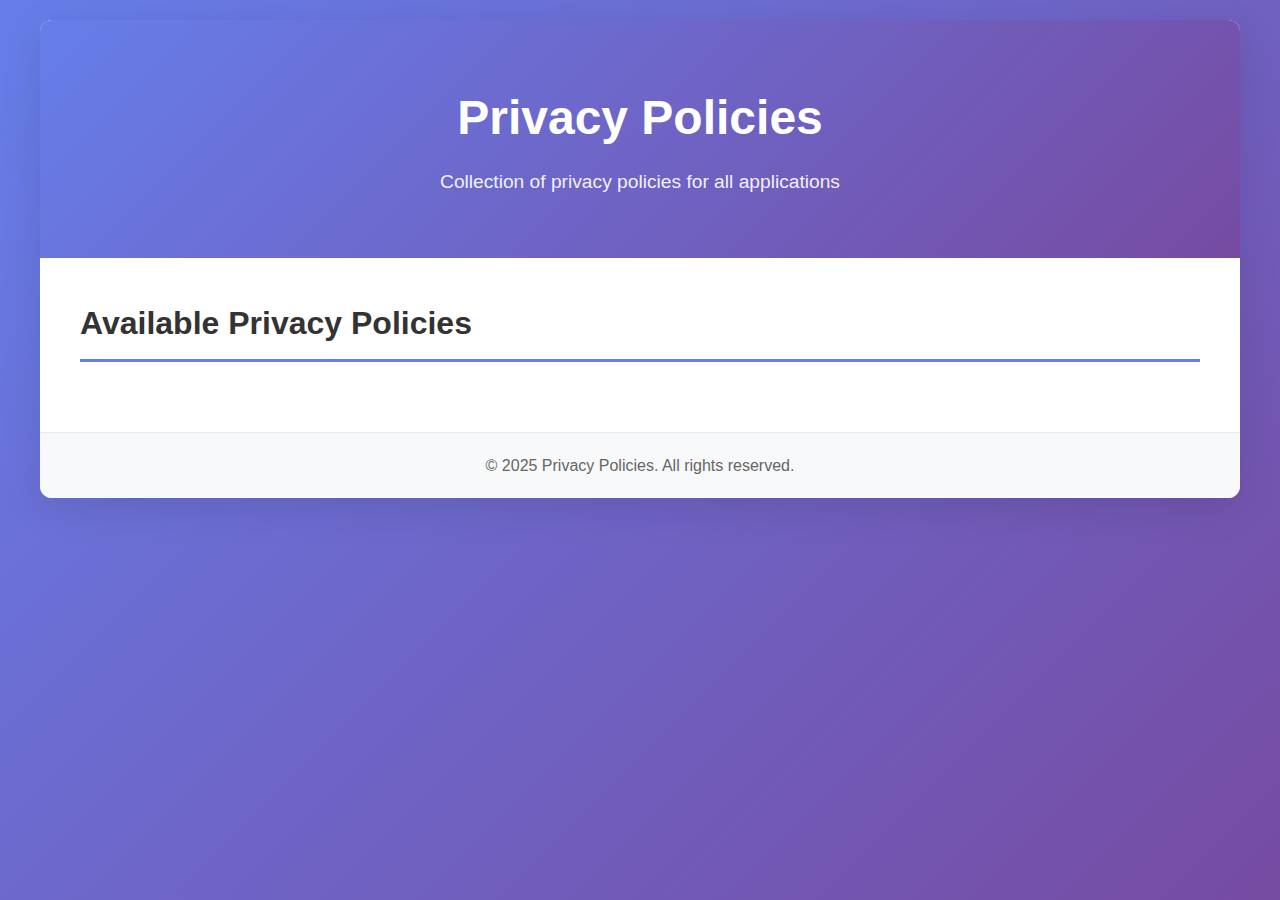
<file: index.html>
<!DOCTYPE html>
<html lang="en">
<head>
    <meta charset="UTF-8">
    <meta name="viewport" content="width=device-width, initial-scale=1.0">
    <title>Privacy Policies</title>
    <link rel="stylesheet" href="styles.css">
</head>
<body>
    <div class="container">
        <header>
            <h1>Privacy Policies</h1>
            <p class="subtitle">Collection of privacy policies for all applications</p>
        </header>
        
        <main>
            <section class="policies-list">
                <h2>Available Privacy Policies</h2>
                <div class="policies-grid">
                    <!-- Add your privacy policies here -->
                    <!-- Example:
                    <div class="policy-card">
                        <h3>App Name</h3>
                        <p class="description">Brief description of the app</p>
                        <a href="policies/app-name.html" class="btn">View Policy</a>
                    </div>
                    -->
                </div>
            </section>
        </main>
        
        <footer>
            <p>&copy; 2025 Privacy Policies. All rights reserved.</p>
        </footer>
    </div>
</body>
</html>
</file>
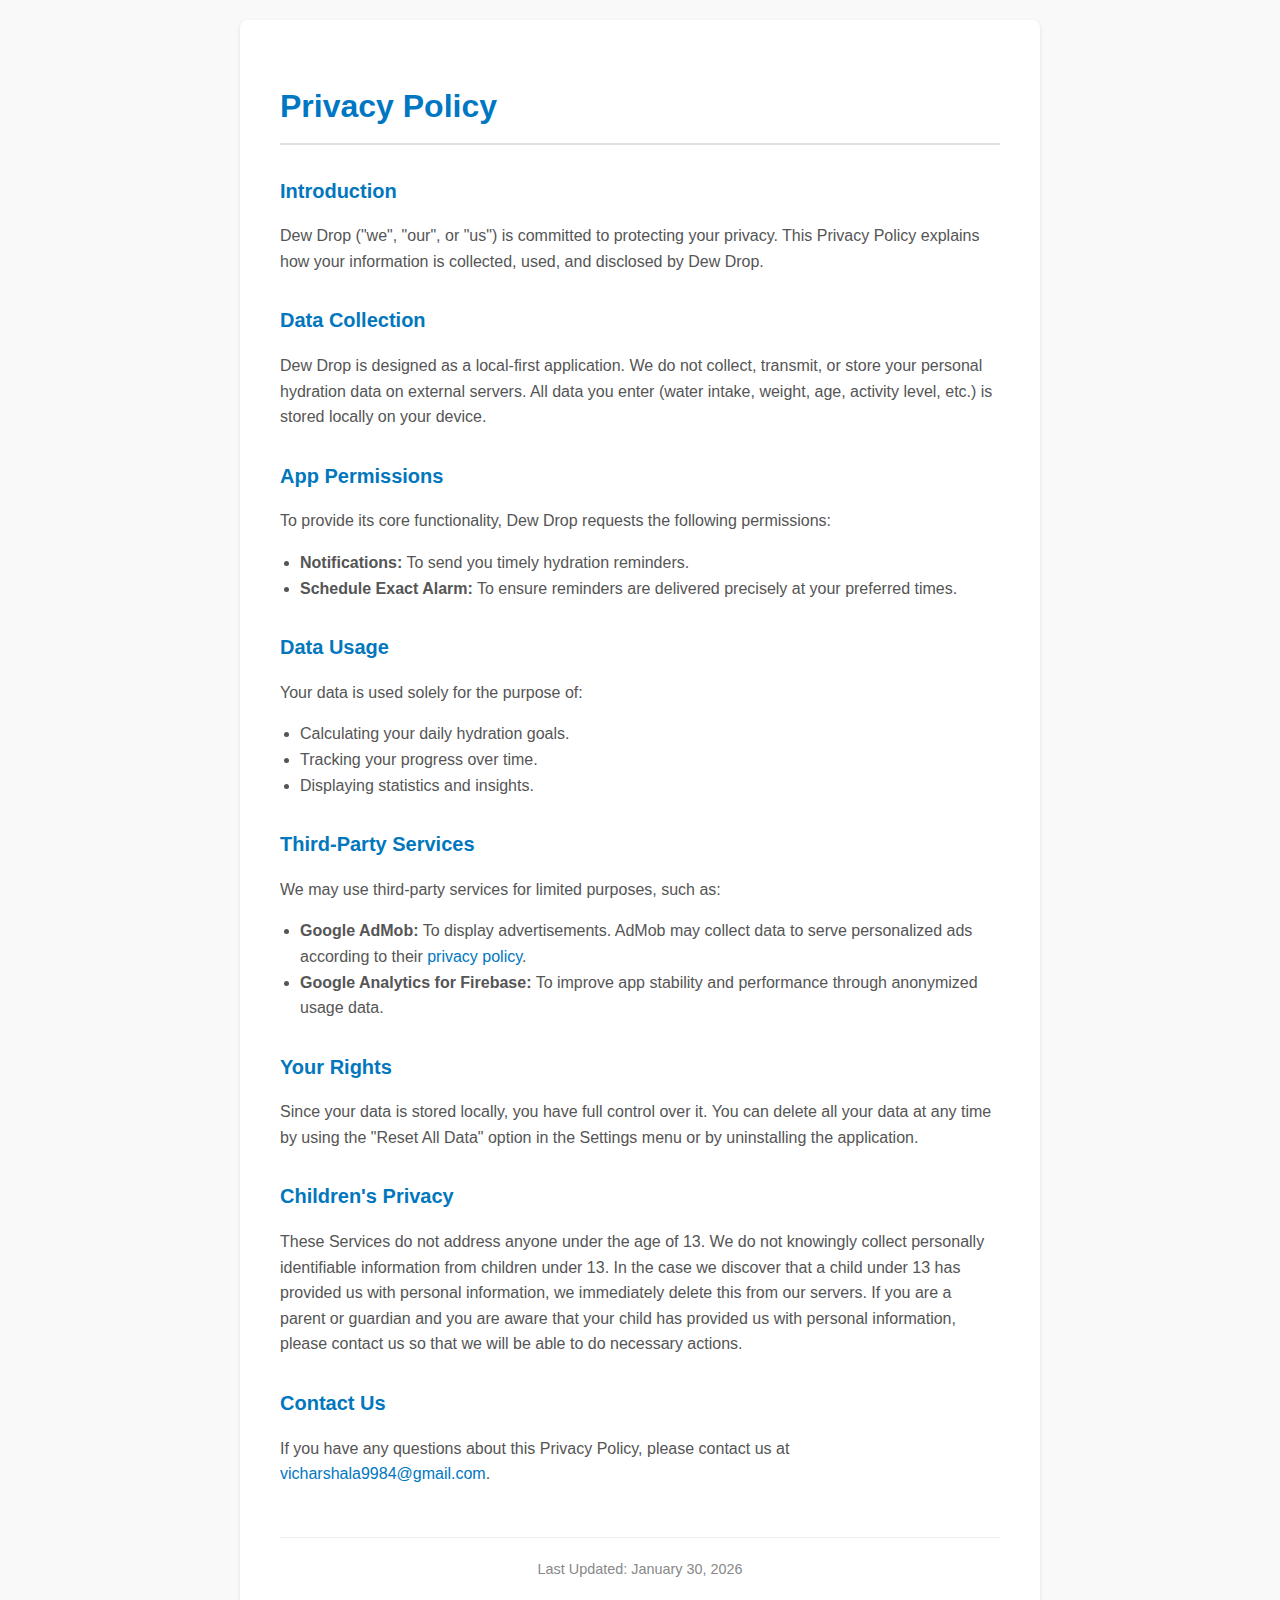
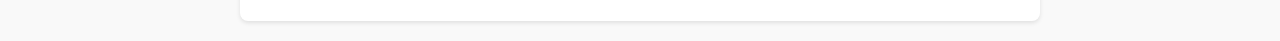
<file: policies/dew_drop_privacy_policy.html>
<!DOCTYPE html>
<html lang="en">
<head>
    <meta charset="UTF-8">
    <meta name="viewport" content="width=device-width, initial-scale=1.0">
    <title>Privacy Policy - Dew Drop</title>
    <style>
        body {
            font-family: -apple-system, BlinkMacSystemFont, "Segoe UI", Roboto, Helvetica, Arial, sans-serif, "Apple Color Emoji", "Segoe UI Emoji", "Segoe UI Symbol";
            line-height: 1.6;
            color: #333;
            max-width: 800px;
            margin: 0 auto;
            padding: 20px;
            background-color: #f9f9f9;
        }
        .container {
            background-color: white;
            padding: 40px;
            border-radius: 8px;
            box-shadow: 0 2px 4px rgba(0,0,0,0.1);
        }
        h1 {
            color: #0077c2; /* Ocean Blue like app */
            border-bottom: 2px solid #e0e0e0;
            padding-bottom: 10px;
            margin-bottom: 30px;
        }
        h2 {
            color: #0277bd;
            margin-top: 30px;
            font-size: 1.25rem;
        }
        p, li {
            font-size: 1rem;
            color: #555;
        }
        ul {
            padding-left: 20px;
        }
        .last-updated {
            margin-top: 50px;
            font-size: 0.9rem;
            color: #888;
            text-align: center;
            border-top: 1px solid #eee;
            padding-top: 20px;
        }
        a {
            color: #0077c2;
            text-decoration: none;
        }
        a:hover {
            text-decoration: underline;
        }
    </style>
</head>
<body>
    <div class="container">
        <h1>Privacy Policy</h1>
        
        <h2>Introduction</h2>
        <p>Dew Drop ("we", "our", or "us") is committed to protecting your privacy. This Privacy Policy explains how your information is collected, used, and disclosed by Dew Drop.</p>

        <h2>Data Collection</h2>
        <p>Dew Drop is designed as a local-first application. We do not collect, transmit, or store your personal hydration data on external servers. All data you enter (water intake, weight, age, activity level, etc.) is stored locally on your device.</p>

        <h2>App Permissions</h2>
        <p>To provide its core functionality, Dew Drop requests the following permissions:</p>
        <ul>
            <li><strong>Notifications:</strong> To send you timely hydration reminders.</li>
            <li><strong>Schedule Exact Alarm:</strong> To ensure reminders are delivered precisely at your preferred times.</li>
        </ul>

        <h2>Data Usage</h2>
        <p>Your data is used solely for the purpose of:</p>
        <ul>
            <li>Calculating your daily hydration goals.</li>
            <li>Tracking your progress over time.</li>
            <li>Displaying statistics and insights.</li>
        </ul>

        <h2>Third-Party Services</h2>
        <p>We may use third-party services for limited purposes, such as:</p>
        <ul>
            <li><strong>Google AdMob:</strong> To display advertisements. AdMob may collect data to serve personalized ads according to their <a href="https://policies.google.com/privacy" target="_blank">privacy policy</a>.</li>
        <li><strong>Google Analytics for Firebase:</strong> To improve app stability and performance through anonymized usage data.</li>
        </ul>

        <h2>Your Rights</h2>
        <p>Since your data is stored locally, you have full control over it. You can delete all your data at any time by using the "Reset All Data" option in the Settings menu or by uninstalling the application.</p>

        <h2>Children's Privacy</h2>
        <p>These Services do not address anyone under the age of 13. We do not knowingly collect personally identifiable information from children under 13. In the case we discover that a child under 13 has provided us with personal information, we immediately delete this from our servers. If you are a parent or guardian and you are aware that your child has provided us with personal information, please contact us so that we will be able to do necessary actions.</p>

        <h2>Contact Us</h2>
        <p>If you have any questions about this Privacy Policy, please contact us at <a href="mailto:vicharshala9984@gmail.com">vicharshala9984@gmail.com</a>.</p>

        <div class="last-updated">
            Last Updated: January 30, 2026
        </div>
    </div>
</body>
</html>
</file>
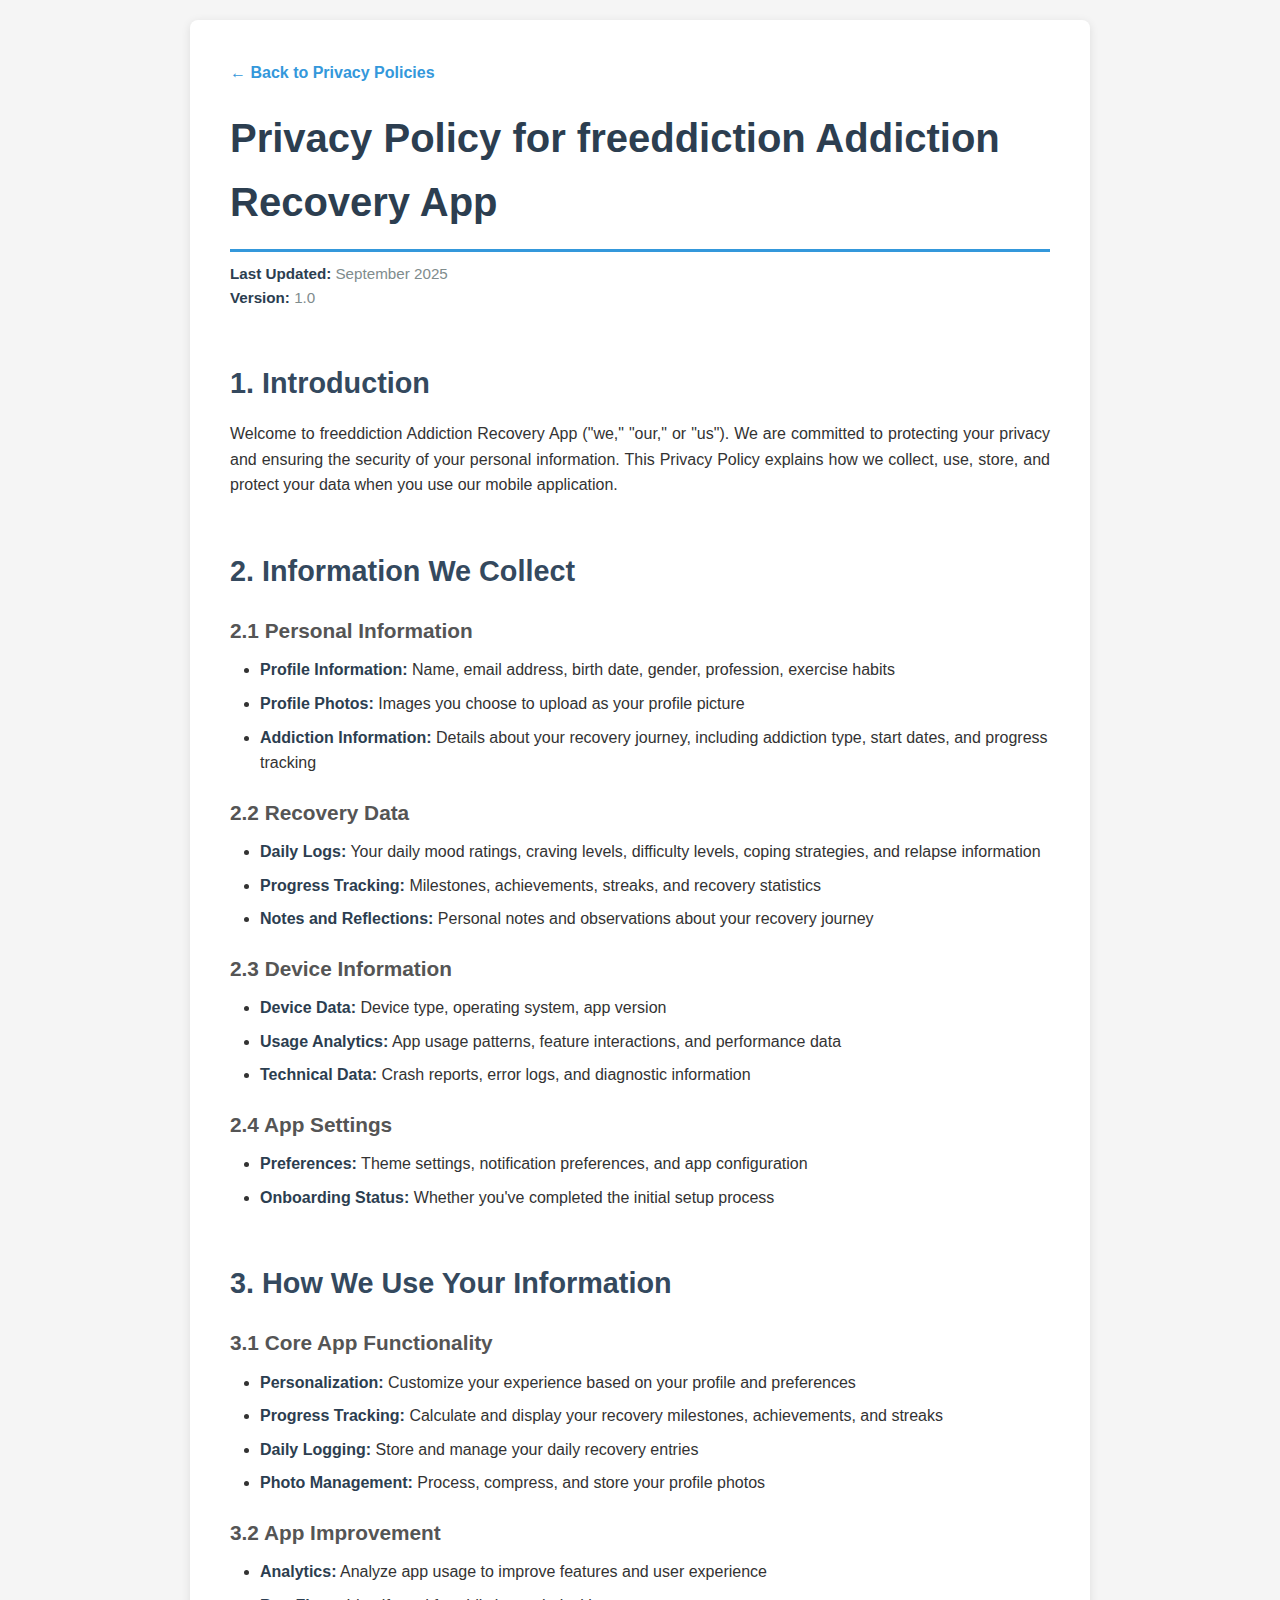
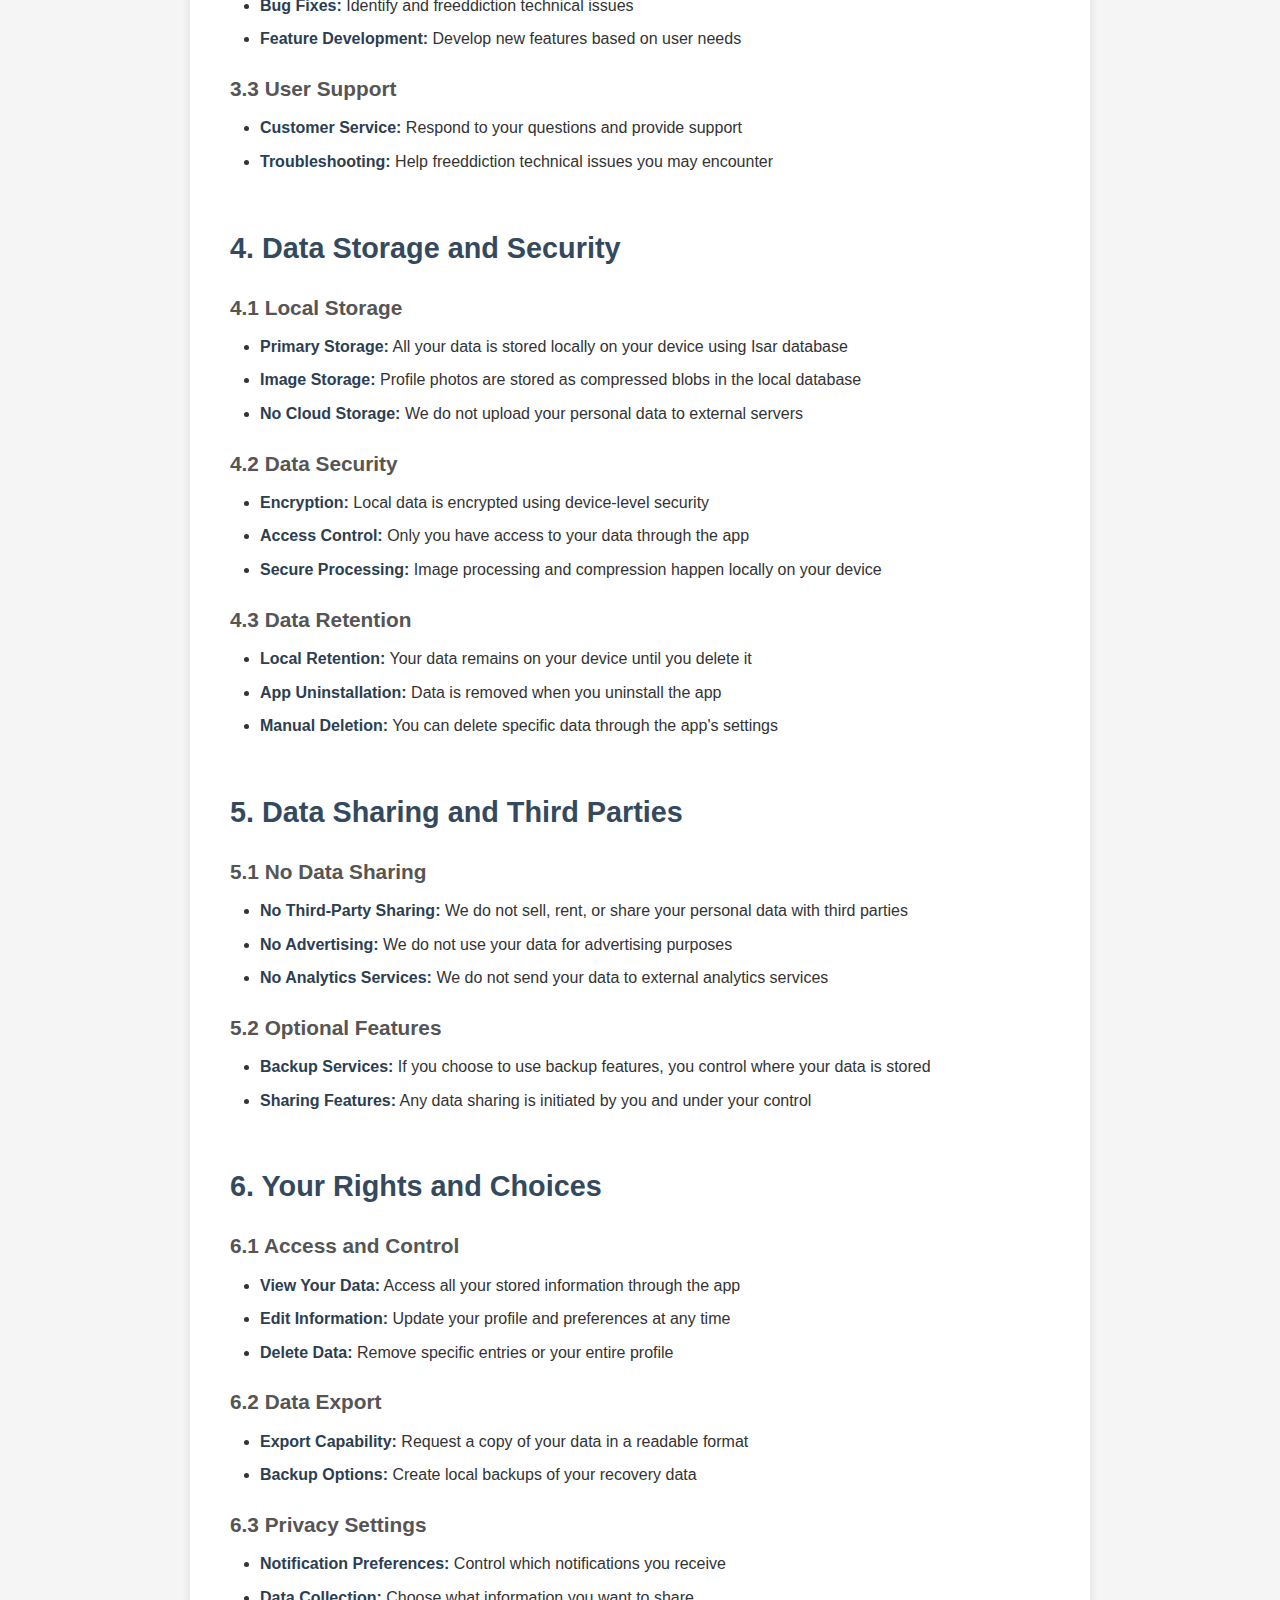
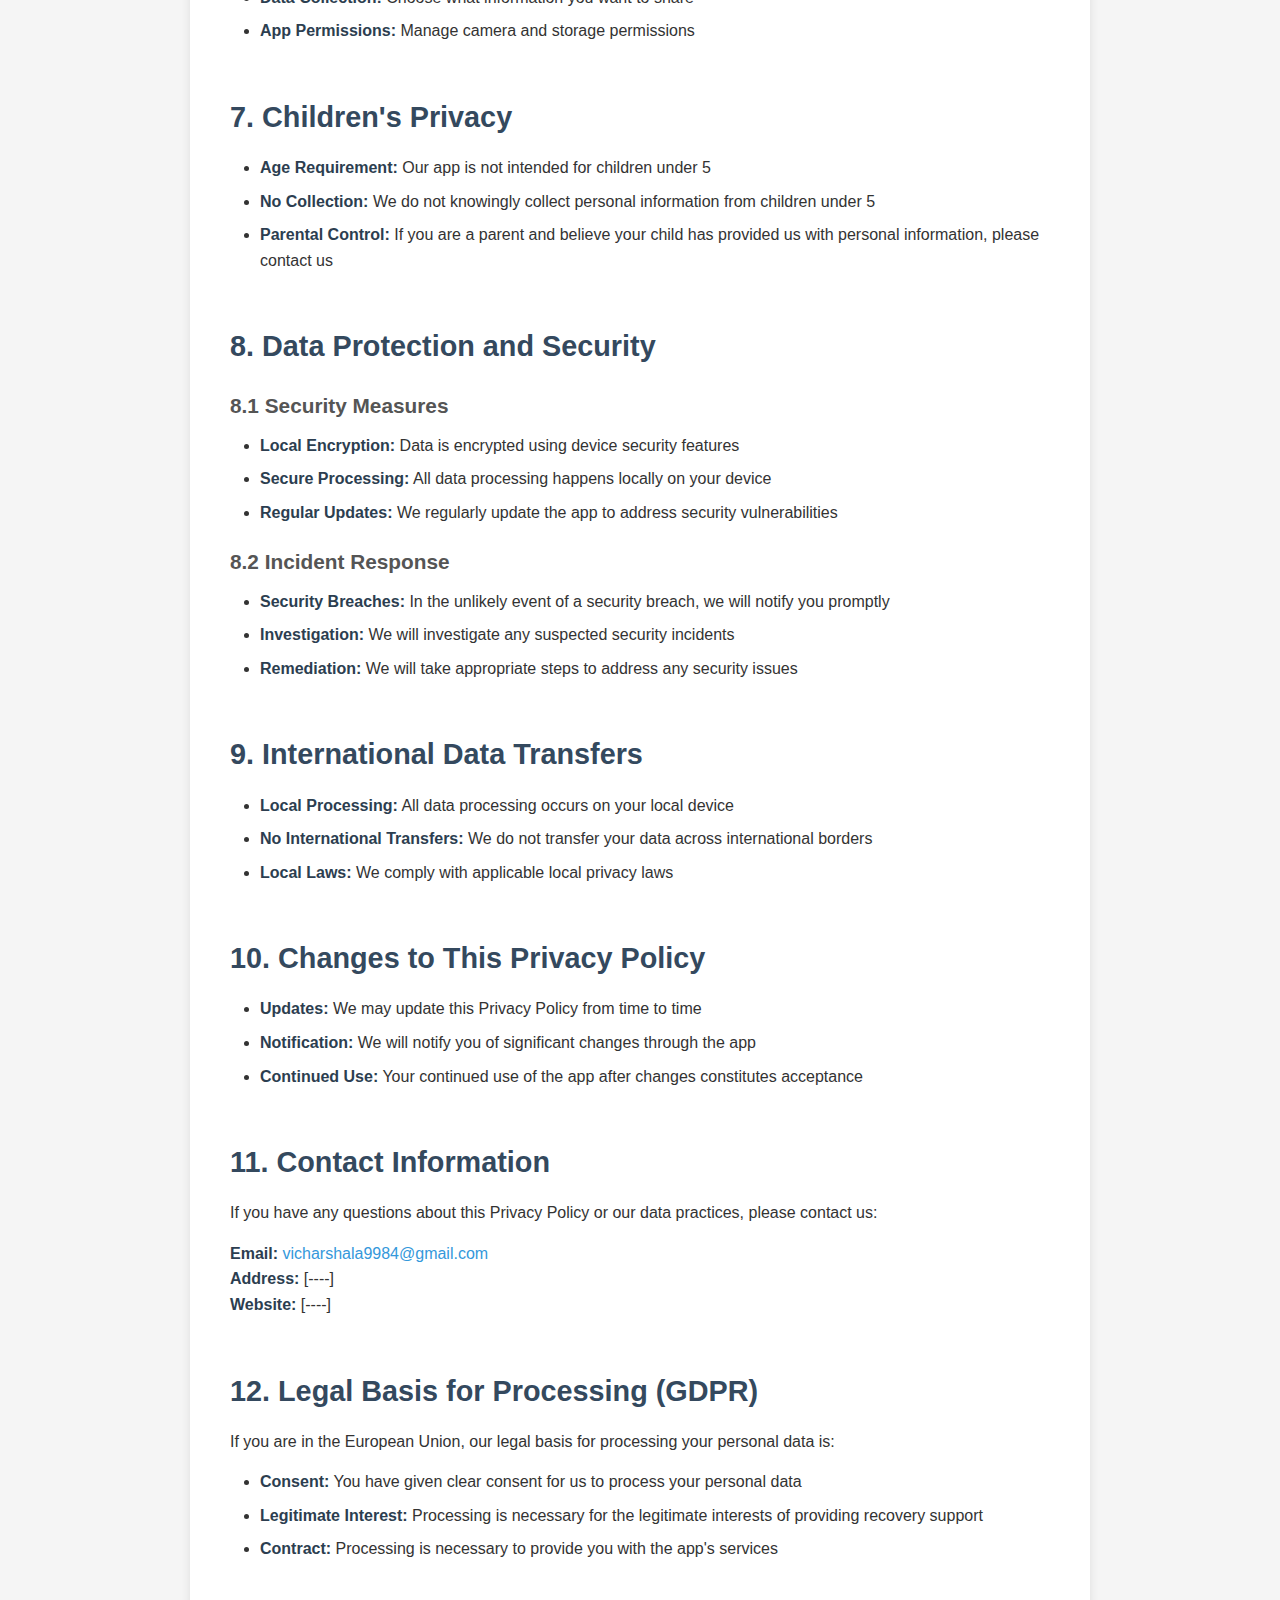
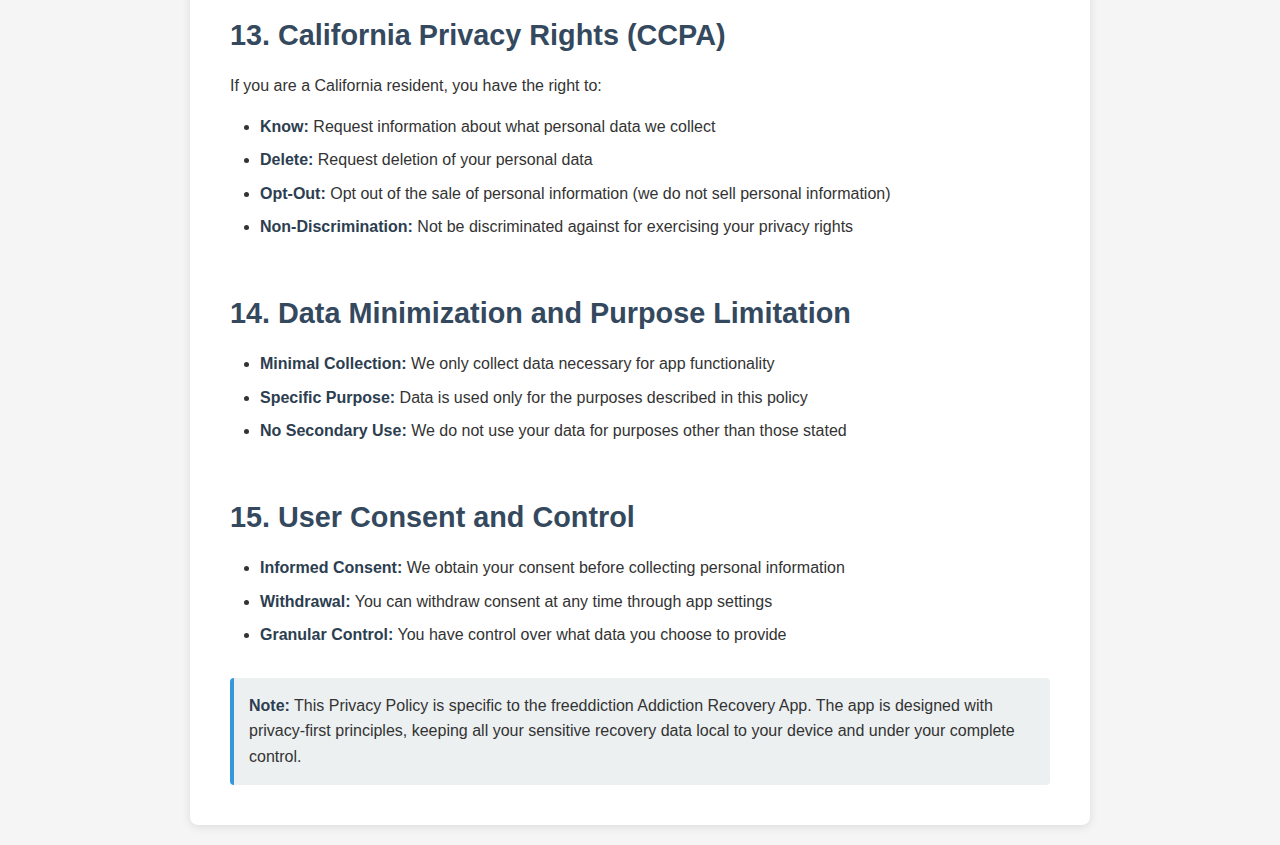
<file: policies/freediction_privacy_policy.html>
<!DOCTYPE html>
<html lang="en">

<head>
    <meta charset="UTF-8">
    <meta name="viewport" content="width=device-width, initial-scale=1.0">
    <meta name="description" content="Privacy Policy for freeddiction Addiction Recovery App">
    <title>Privacy Policy - freeddiction Addiction Recovery App</title>
    <style>
        * {
            margin: 0;
            padding: 0;
            box-sizing: border-box;
        }

        body {
            font-family: -apple-system, BlinkMacSystemFont, 'Segoe UI', Roboto, 'Helvetica Neue', Arial, sans-serif;
            line-height: 1.6;
            color: #333;
            background-color: #f5f5f5;
            padding: 20px;
        }

        .container {
            max-width: 900px;
            margin: 0 auto;
            background-color: white;
            padding: 40px;
            border-radius: 8px;
            box-shadow: 0 2px 10px rgba(0, 0, 0, 0.1);
        }

        h1 {
            color: #2c3e50;
            margin-bottom: 10px;
            font-size: 2.5em;
            border-bottom: 3px solid #3498db;
            padding-bottom: 15px;
        }

        .meta {
            color: #7f8c8d;
            margin-bottom: 30px;
            font-size: 0.95em;
        }

        h2 {
            color: #34495e;
            margin-top: 30px;
            margin-bottom: 15px;
            font-size: 1.8em;
            padding-top: 20px;
        }

        h3 {
            color: #555;
            margin-top: 20px;
            margin-bottom: 10px;
            font-size: 1.3em;
        }

        p {
            margin-bottom: 15px;
            text-align: justify;
        }

        ul {
            margin-left: 30px;
            margin-bottom: 15px;
        }

        li {
            margin-bottom: 8px;
        }

        strong {
            color: #2c3e50;
        }

        .note {
            background-color: #ecf0f1;
            border-left: 4px solid #3498db;
            padding: 15px;
            margin-top: 30px;
            border-radius: 4px;
        }

        a {
            color: #3498db;
            text-decoration: none;
        }

        a:hover {
            text-decoration: underline;
        }

        @media (max-width: 768px) {
            .container {
                padding: 20px;
            }

            h1 {
                font-size: 2em;
            }

            h2 {
                font-size: 1.5em;
            }
        }
    </style>
</head>

<body>
    <div class="container">
        <a href="../index.html"
            style="display: inline-block; margin-bottom: 20px; color: #3498db; text-decoration: none; font-weight: 600;">←
            Back to Privacy Policies</a>

        <h1>Privacy Policy for freeddiction Addiction Recovery App</h1>

        <div class="meta">
            <strong>Last Updated:</strong> September 2025<br>
            <strong>Version:</strong> 1.0
        </div>

        <h2>1. Introduction</h2>
        <p>Welcome to freeddiction Addiction Recovery App ("we," "our," or "us"). We are committed to protecting your
            privacy and ensuring the security of your personal information. This Privacy Policy explains how we collect,
            use, store, and protect your data when you use our mobile application.</p>

        <h2>2. Information We Collect</h2>

        <h3>2.1 Personal Information</h3>
        <ul>
            <li><strong>Profile Information:</strong> Name, email address, birth date, gender, profession, exercise
                habits</li>
            <li><strong>Profile Photos:</strong> Images you choose to upload as your profile picture</li>
            <li><strong>Addiction Information:</strong> Details about your recovery journey, including addiction type,
                start dates, and progress tracking</li>
        </ul>

        <h3>2.2 Recovery Data</h3>
        <ul>
            <li><strong>Daily Logs:</strong> Your daily mood ratings, craving levels, difficulty levels, coping
                strategies, and relapse information</li>
            <li><strong>Progress Tracking:</strong> Milestones, achievements, streaks, and recovery statistics</li>
            <li><strong>Notes and Reflections:</strong> Personal notes and observations about your recovery journey</li>
        </ul>

        <h3>2.3 Device Information</h3>
        <ul>
            <li><strong>Device Data:</strong> Device type, operating system, app version</li>
            <li><strong>Usage Analytics:</strong> App usage patterns, feature interactions, and performance data</li>
            <li><strong>Technical Data:</strong> Crash reports, error logs, and diagnostic information</li>
        </ul>

        <h3>2.4 App Settings</h3>
        <ul>
            <li><strong>Preferences:</strong> Theme settings, notification preferences, and app configuration</li>
            <li><strong>Onboarding Status:</strong> Whether you've completed the initial setup process</li>
        </ul>

        <h2>3. How We Use Your Information</h2>

        <h3>3.1 Core App Functionality</h3>
        <ul>
            <li><strong>Personalization:</strong> Customize your experience based on your profile and preferences</li>
            <li><strong>Progress Tracking:</strong> Calculate and display your recovery milestones, achievements, and
                streaks</li>
            <li><strong>Daily Logging:</strong> Store and manage your daily recovery entries</li>
            <li><strong>Photo Management:</strong> Process, compress, and store your profile photos</li>
        </ul>

        <h3>3.2 App Improvement</h3>
        <ul>
            <li><strong>Analytics:</strong> Analyze app usage to improve features and user experience</li>
            <li><strong>Bug Fixes:</strong> Identify and freeddiction technical issues</li>
            <li><strong>Feature Development:</strong> Develop new features based on user needs</li>
        </ul>

        <h3>3.3 User Support</h3>
        <ul>
            <li><strong>Customer Service:</strong> Respond to your questions and provide support</li>
            <li><strong>Troubleshooting:</strong> Help freeddiction technical issues you may encounter</li>
        </ul>

        <h2>4. Data Storage and Security</h2>

        <h3>4.1 Local Storage</h3>
        <ul>
            <li><strong>Primary Storage:</strong> All your data is stored locally on your device using Isar database
            </li>
            <li><strong>Image Storage:</strong> Profile photos are stored as compressed blobs in the local database</li>
            <li><strong>No Cloud Storage:</strong> We do not upload your personal data to external servers</li>
        </ul>

        <h3>4.2 Data Security</h3>
        <ul>
            <li><strong>Encryption:</strong> Local data is encrypted using device-level security</li>
            <li><strong>Access Control:</strong> Only you have access to your data through the app</li>
            <li><strong>Secure Processing:</strong> Image processing and compression happen locally on your device</li>
        </ul>

        <h3>4.3 Data Retention</h3>
        <ul>
            <li><strong>Local Retention:</strong> Your data remains on your device until you delete it</li>
            <li><strong>App Uninstallation:</strong> Data is removed when you uninstall the app</li>
            <li><strong>Manual Deletion:</strong> You can delete specific data through the app's settings</li>
        </ul>

        <h2>5. Data Sharing and Third Parties</h2>

        <h3>5.1 No Data Sharing</h3>
        <ul>
            <li><strong>No Third-Party Sharing:</strong> We do not sell, rent, or share your personal data with third
                parties</li>
            <li><strong>No Advertising:</strong> We do not use your data for advertising purposes</li>
            <li><strong>No Analytics Services:</strong> We do not send your data to external analytics services</li>
        </ul>

        <h3>5.2 Optional Features</h3>
        <ul>
            <li><strong>Backup Services:</strong> If you choose to use backup features, you control where your data is
                stored</li>
            <li><strong>Sharing Features:</strong> Any data sharing is initiated by you and under your control</li>
        </ul>

        <h2>6. Your Rights and Choices</h2>

        <h3>6.1 Access and Control</h3>
        <ul>
            <li><strong>View Your Data:</strong> Access all your stored information through the app</li>
            <li><strong>Edit Information:</strong> Update your profile and preferences at any time</li>
            <li><strong>Delete Data:</strong> Remove specific entries or your entire profile</li>
        </ul>

        <h3>6.2 Data Export</h3>
        <ul>
            <li><strong>Export Capability:</strong> Request a copy of your data in a readable format</li>
            <li><strong>Backup Options:</strong> Create local backups of your recovery data</li>
        </ul>

        <h3>6.3 Privacy Settings</h3>
        <ul>
            <li><strong>Notification Preferences:</strong> Control which notifications you receive</li>
            <li><strong>Data Collection:</strong> Choose what information you want to share</li>
            <li><strong>App Permissions:</strong> Manage camera and storage permissions</li>
        </ul>

        <h2>7. Children's Privacy</h2>
        <ul>
            <li><strong>Age Requirement:</strong> Our app is not intended for children under 5</li>
            <li><strong>No Collection:</strong> We do not knowingly collect personal information from children under 5
            </li>
            <li><strong>Parental Control:</strong> If you are a parent and believe your child has provided us with
                personal information, please contact us</li>
        </ul>

        <h2>8. Data Protection and Security</h2>

        <h3>8.1 Security Measures</h3>
        <ul>
            <li><strong>Local Encryption:</strong> Data is encrypted using device security features</li>
            <li><strong>Secure Processing:</strong> All data processing happens locally on your device</li>
            <li><strong>Regular Updates:</strong> We regularly update the app to address security vulnerabilities</li>
        </ul>

        <h3>8.2 Incident Response</h3>
        <ul>
            <li><strong>Security Breaches:</strong> In the unlikely event of a security breach, we will notify you
                promptly</li>
            <li><strong>Investigation:</strong> We will investigate any suspected security incidents</li>
            <li><strong>Remediation:</strong> We will take appropriate steps to address any security issues</li>
        </ul>

        <h2>9. International Data Transfers</h2>
        <ul>
            <li><strong>Local Processing:</strong> All data processing occurs on your local device</li>
            <li><strong>No International Transfers:</strong> We do not transfer your data across international borders
            </li>
            <li><strong>Local Laws:</strong> We comply with applicable local privacy laws</li>
        </ul>

        <h2>10. Changes to This Privacy Policy</h2>
        <ul>
            <li><strong>Updates:</strong> We may update this Privacy Policy from time to time</li>
            <li><strong>Notification:</strong> We will notify you of significant changes through the app</li>
            <li><strong>Continued Use:</strong> Your continued use of the app after changes constitutes acceptance</li>
        </ul>

        <h2>11. Contact Information</h2>
        <p>If you have any questions about this Privacy Policy or our data practices, please contact us:</p>
        <p>
            <strong>Email:</strong> <a href="mailto:vicharshala9984@gmail.com">vicharshala9984@gmail.com</a><br>
            <strong>Address:</strong> [----]<br>
            <strong>Website:</strong> [----]
        </p>

        <h2>12. Legal Basis for Processing (GDPR)</h2>
        <p>If you are in the European Union, our legal basis for processing your personal data is:</p>
        <ul>
            <li><strong>Consent:</strong> You have given clear consent for us to process your personal data</li>
            <li><strong>Legitimate Interest:</strong> Processing is necessary for the legitimate interests of providing
                recovery support</li>
            <li><strong>Contract:</strong> Processing is necessary to provide you with the app's services</li>
        </ul>

        <h2>13. California Privacy Rights (CCPA)</h2>
        <p>If you are a California resident, you have the right to:</p>
        <ul>
            <li><strong>Know:</strong> Request information about what personal data we collect</li>
            <li><strong>Delete:</strong> Request deletion of your personal data</li>
            <li><strong>Opt-Out:</strong> Opt out of the sale of personal information (we do not sell personal
                information)</li>
            <li><strong>Non-Discrimination:</strong> Not be discriminated against for exercising your privacy rights
            </li>
        </ul>

        <h2>14. Data Minimization and Purpose Limitation</h2>
        <ul>
            <li><strong>Minimal Collection:</strong> We only collect data necessary for app functionality</li>
            <li><strong>Specific Purpose:</strong> Data is used only for the purposes described in this policy</li>
            <li><strong>No Secondary Use:</strong> We do not use your data for purposes other than those stated</li>
        </ul>

        <h2>15. User Consent and Control</h2>
        <ul>
            <li><strong>Informed Consent:</strong> We obtain your consent before collecting personal information</li>
            <li><strong>Withdrawal:</strong> You can withdraw consent at any time through app settings</li>
            <li><strong>Granular Control:</strong> You have control over what data you choose to provide</li>
        </ul>

        <div class="note">
            <strong>Note:</strong> This Privacy Policy is specific to the freeddiction Addiction Recovery App. The app
            is designed with privacy-first principles, keeping all your sensitive recovery data local to your device and
            under your complete control.
        </div>
    </div>
</body>

</html>
</file>
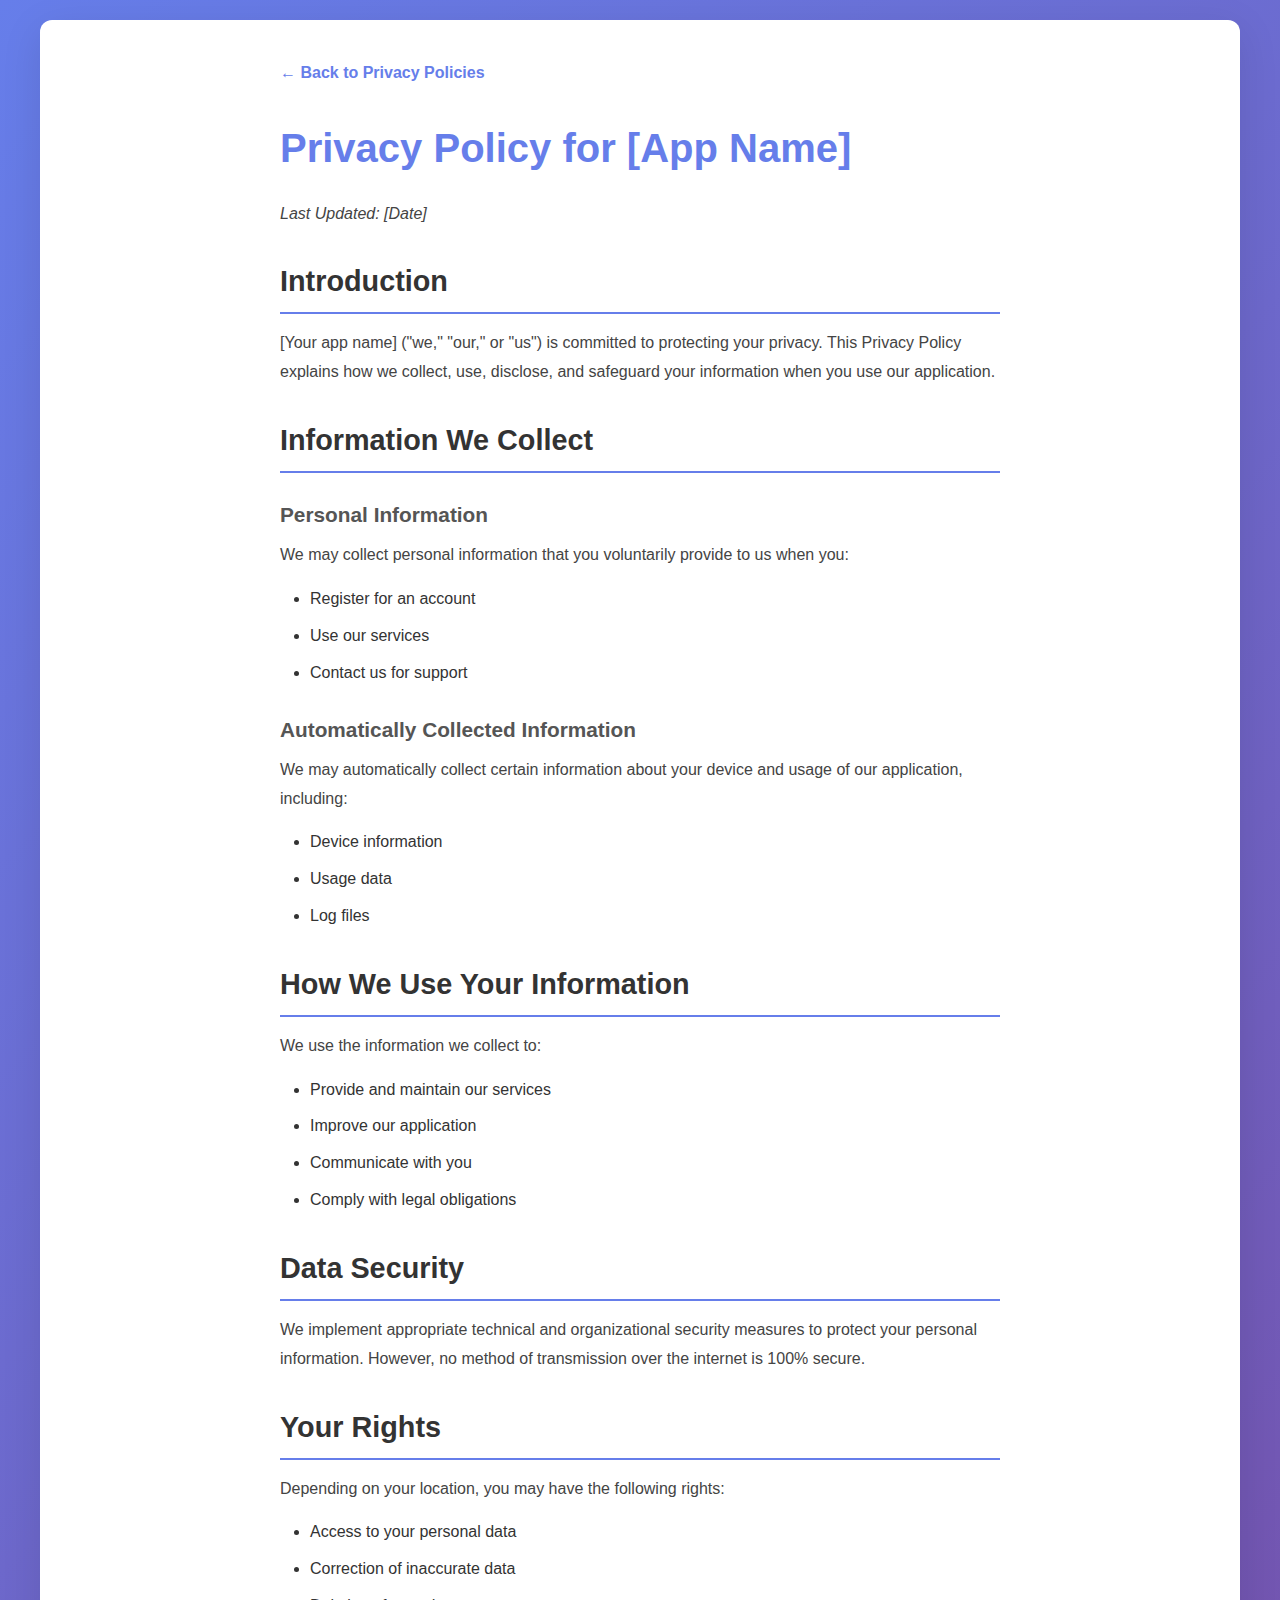
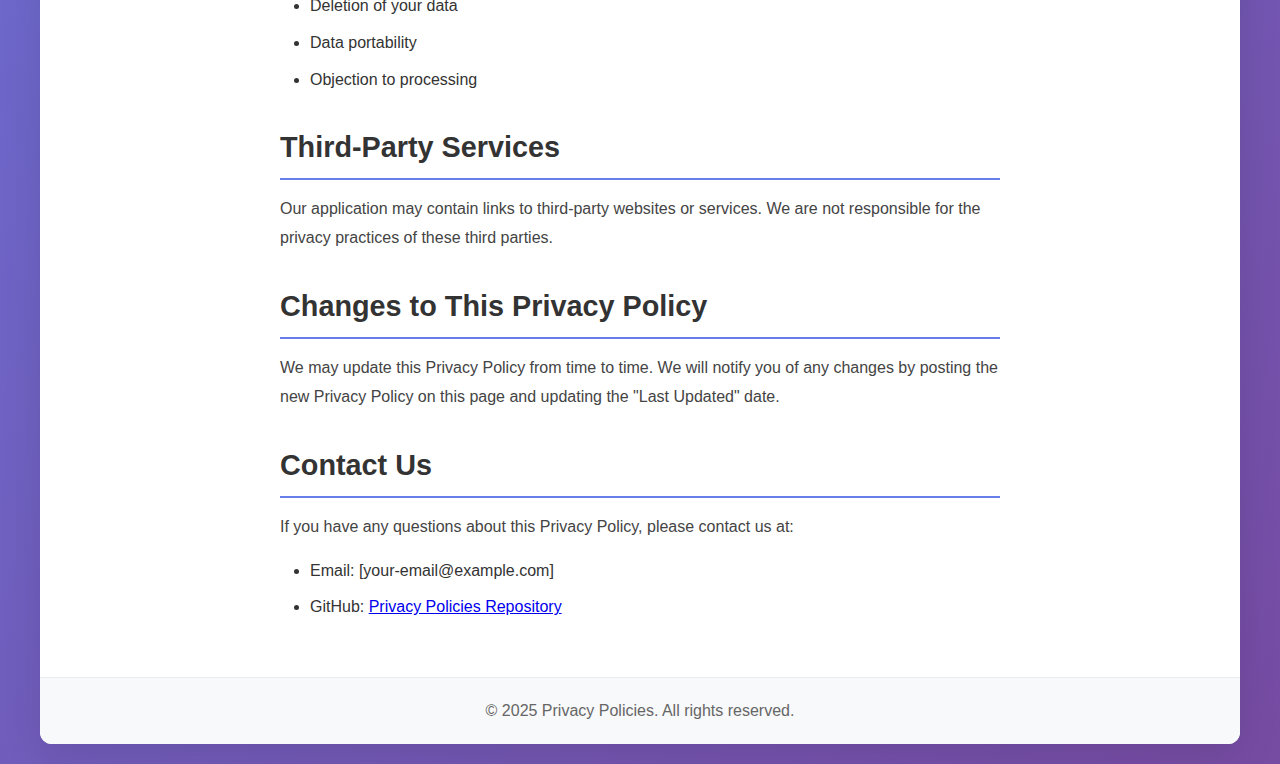
<file: policies/template.html>
<!DOCTYPE html>
<html lang="en">
<head>
    <meta charset="UTF-8">
    <meta name="viewport" content="width=device-width, initial-scale=1.0">
    <title>Privacy Policy - [App Name]</title>
    <link rel="stylesheet" href="../styles.css">
</head>
<body>
    <div class="container">
        <main class="policy-content">
            <a href="../index.html" class="back-link">← Back to Privacy Policies</a>
            
            <h1>Privacy Policy for [App Name]</h1>
            <p class="last-updated">Last Updated: [Date]</p>
            
            <section>
                <h2>Introduction</h2>
                <p>
                    [Your app name] ("we," "our," or "us") is committed to protecting your privacy. 
                    This Privacy Policy explains how we collect, use, disclose, and safeguard your 
                    information when you use our application.
                </p>
            </section>
            
            <section>
                <h2>Information We Collect</h2>
                <h3>Personal Information</h3>
                <p>
                    We may collect personal information that you voluntarily provide to us when you:
                </p>
                <ul>
                    <li>Register for an account</li>
                    <li>Use our services</li>
                    <li>Contact us for support</li>
                </ul>
                
                <h3>Automatically Collected Information</h3>
                <p>
                    We may automatically collect certain information about your device and usage of 
                    our application, including:
                </p>
                <ul>
                    <li>Device information</li>
                    <li>Usage data</li>
                    <li>Log files</li>
                </ul>
            </section>
            
            <section>
                <h2>How We Use Your Information</h2>
                <p>We use the information we collect to:</p>
                <ul>
                    <li>Provide and maintain our services</li>
                    <li>Improve our application</li>
                    <li>Communicate with you</li>
                    <li>Comply with legal obligations</li>
                </ul>
            </section>
            
            <section>
                <h2>Data Security</h2>
                <p>
                    We implement appropriate technical and organizational security measures to protect 
                    your personal information. However, no method of transmission over the internet 
                    is 100% secure.
                </p>
            </section>
            
            <section>
                <h2>Your Rights</h2>
                <p>Depending on your location, you may have the following rights:</p>
                <ul>
                    <li>Access to your personal data</li>
                    <li>Correction of inaccurate data</li>
                    <li>Deletion of your data</li>
                    <li>Data portability</li>
                    <li>Objection to processing</li>
                </ul>
            </section>
            
            <section>
                <h2>Third-Party Services</h2>
                <p>
                    Our application may contain links to third-party websites or services. We are not 
                    responsible for the privacy practices of these third parties.
                </p>
            </section>
            
            <section>
                <h2>Changes to This Privacy Policy</h2>
                <p>
                    We may update this Privacy Policy from time to time. We will notify you of any 
                    changes by posting the new Privacy Policy on this page and updating the "Last 
                    Updated" date.
                </p>
            </section>
            
            <section>
                <h2>Contact Us</h2>
                <p>
                    If you have any questions about this Privacy Policy, please contact us at:
                </p>
                <ul>
                    <li>Email: [your-email@example.com]</li>
                    <li>GitHub: <a href="https://github.com/Satendra9984/privacy_policies">Privacy Policies Repository</a></li>
                </ul>
            </section>
        </main>
        
        <footer>
            <p>&copy; 2025 Privacy Policies. All rights reserved.</p>
        </footer>
    </div>
</body>
</html>
</file>
<file: styles.css>
* {
    margin: 0;
    padding: 0;
    box-sizing: border-box;
}

body {
    font-family: -apple-system, BlinkMacSystemFont, 'Segoe UI', Roboto, 'Helvetica Neue', Arial, sans-serif;
    line-height: 1.6;
    color: #333;
    background: linear-gradient(135deg, #667eea 0%, #764ba2 100%);
    min-height: 100vh;
    padding: 20px;
}

.container {
    max-width: 1200px;
    margin: 0 auto;
    background: white;
    border-radius: 12px;
    box-shadow: 0 10px 40px rgba(0, 0, 0, 0.1);
    overflow: hidden;
}

header {
    background: linear-gradient(135deg, #667eea 0%, #764ba2 100%);
    color: white;
    padding: 60px 40px;
    text-align: center;
}

header h1 {
    font-size: 3em;
    margin-bottom: 10px;
    font-weight: 700;
}

.subtitle {
    font-size: 1.2em;
    opacity: 0.9;
}

main {
    padding: 40px;
}

h2 {
    color: #333;
    margin-bottom: 30px;
    font-size: 2em;
    border-bottom: 3px solid #667eea;
    padding-bottom: 10px;
}

.policies-grid {
    display: grid;
    grid-template-columns: repeat(auto-fill, minmax(300px, 1fr));
    gap: 25px;
    margin-top: 30px;
}

.policy-card {
    background: #f8f9fa;
    border: 2px solid #e9ecef;
    border-radius: 8px;
    padding: 25px;
    transition: all 0.3s ease;
}

.policy-card:hover {
    transform: translateY(-5px);
    box-shadow: 0 5px 20px rgba(102, 126, 234, 0.2);
    border-color: #667eea;
}

.policy-card h3 {
    color: #667eea;
    margin-bottom: 10px;
    font-size: 1.5em;
}

.policy-card .description {
    color: #666;
    margin-bottom: 15px;
    font-size: 0.95em;
}

.btn {
    display: inline-block;
    background: linear-gradient(135deg, #667eea 0%, #764ba2 100%);
    color: white;
    padding: 12px 24px;
    text-decoration: none;
    border-radius: 6px;
    font-weight: 600;
    transition: all 0.3s ease;
}

.btn:hover {
    transform: scale(1.05);
    box-shadow: 0 5px 15px rgba(102, 126, 234, 0.4);
}

footer {
    background: #f8f9fa;
    padding: 20px;
    text-align: center;
    color: #666;
    border-top: 1px solid #e9ecef;
}

/* Privacy Policy Page Styles */
.policy-content {
    max-width: 800px;
    margin: 0 auto;
    padding: 40px;
}

.policy-content h1 {
    color: #667eea;
    margin-bottom: 20px;
    font-size: 2.5em;
}

.policy-content h2 {
    color: #333;
    margin-top: 30px;
    margin-bottom: 15px;
    font-size: 1.8em;
    border-bottom: 2px solid #667eea;
    padding-bottom: 8px;
}

.policy-content h3 {
    color: #555;
    margin-top: 25px;
    margin-bottom: 10px;
    font-size: 1.3em;
}

.policy-content p {
    margin-bottom: 15px;
    line-height: 1.8;
    color: #444;
}

.policy-content ul, .policy-content ol {
    margin-left: 30px;
    margin-bottom: 15px;
}

.policy-content li {
    margin-bottom: 8px;
    line-height: 1.8;
}

.policy-content .back-link {
    display: inline-block;
    margin-bottom: 30px;
    color: #667eea;
    text-decoration: none;
    font-weight: 600;
}

.policy-content .back-link:hover {
    text-decoration: underline;
}

.last-updated {
    color: #999;
    font-style: italic;
    margin-bottom: 30px;
}

/* Responsive Design */
@media (max-width: 768px) {
    header h1 {
        font-size: 2em;
    }
    
    .subtitle {
        font-size: 1em;
    }
    
    main {
        padding: 20px;
    }
    
    .policies-grid {
        grid-template-columns: 1fr;
    }
    
    .policy-content {
        padding: 20px;
    }
}
</file>
